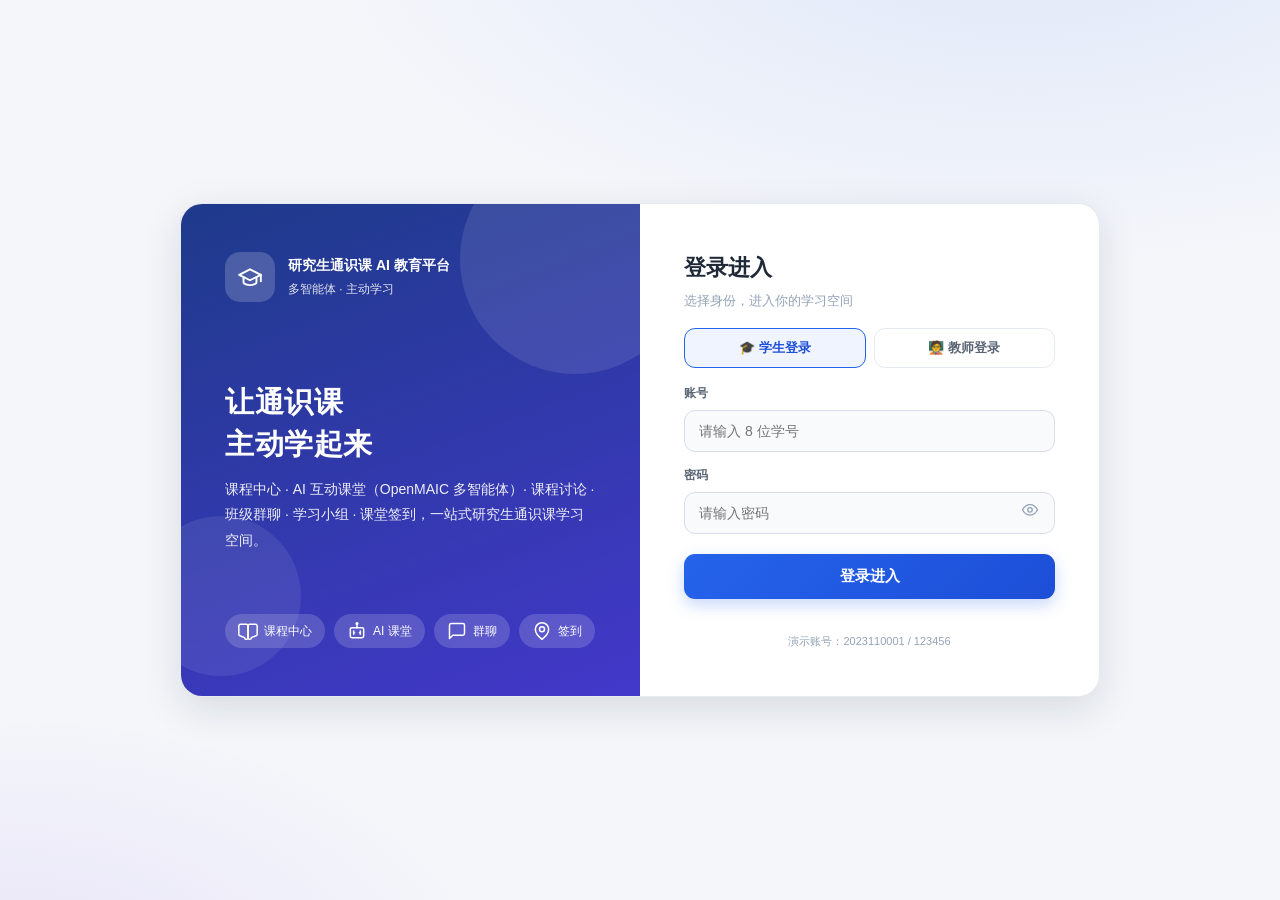
<file: index.html>
<!DOCTYPE html>
<html lang="zh-CN">
<head>
<meta charset="UTF-8" />
<meta name="viewport" content="width=device-width, initial-scale=1.0" />
<title>研究生通识课 AI 教育平台</title>
<link rel="stylesheet" href="styles.css" />
</head>
<body>

<!-- ============ 登录 ============ -->
<div id="login" class="login-wrap">
  <div class="login-card">
    <div class="login-left">
      <div class="brand">
        <div class="b-mark" data-icon="graduation-cap"></div>
        <div>
          <b>研究生通识课 AI 教育平台</b>
          <div class="b-sub">多智能体 · 主动学习</div>
        </div>
      </div>
      <h1>让通识课<br>主动学起来</h1>
      <p>课程中心 · AI 互动课堂（OpenMAIC 多智能体）· 课程讨论 · 班级群聊 · 学习小组 · 课堂签到，一站式研究生通识课学习空间。</p>
      <div class="b-tags">
        <span><span class="ic" data-icon="book-open"></span> 课程中心</span>
        <span><span class="ic" data-icon="bot"></span> AI 课堂</span>
        <span><span class="ic" data-icon="message"></span> 群聊</span>
        <span><span class="ic" data-icon="map-pin"></span> 签到</span>
      </div>
    </div>
    <div class="login-right">
      <h2>登录进入</h2>
      <p class="h-sub">选择身份，进入你的学习空间</p>
      <div class="role-switch">
        <button type="button" class="rs-btn on" id="rsStudent" onclick="pickRole('student')">🎓 学生登录</button>
        <button type="button" class="rs-btn" id="rsTeacher" onclick="pickRole('teacher')">🧑‍🏫 教师登录</button>
      </div>
      <div id="loginForm">
        <div class="field"><label>账号</label><input id="li-user" placeholder="请输入账号" /></div>
        <div class="field">
          <label>密码</label>
          <div class="field-in">
            <input id="li-pass" type="password" placeholder="请输入密码" />
            <span class="eye" id="eyeBtn" data-icon="eye" onclick="togglePwd()"></span>
          </div>
        </div>
        <button class="btn" style="width:100%;margin-top:6px" onclick="doLogin()">登录进入</button>
        <p id="li-err" class="muted" style="color:var(--danger);min-height:18px;font-size:12px;margin-top:8px"></p>
        <p class="muted" style="font-size:11px;margin-top:8px;text-align:center" id="demoHint">账号 12345678 · 密码 123456（学生端 / 教师端通用）</p>
      </div>
    </div>
  </div>
</div>

<!-- ============ 主应用 ============ -->
<div id="app" class="app" style="display:none">
  <aside class="sidebar">
    <div class="logo">
      <div class="mark" data-icon="graduation-cap"></div>
      <div><b>通识课 AI 平台</b><div class="sub" id="sidebarSub">学生端</div></div>
    </div>
    <nav class="nav" id="nav"></nav>
    <div class="nav-card" id="aiCard">
      <b>AI 互动课堂</b>
      <div style="font-size:12px;color:var(--sidebar-text);margin-top:4px">接入 OpenMAIC 多智能体</div>
      <button class="btn ai" style="width:100%;margin-top:9px;padding:8px" onclick="navigate('aichat')">进入对话</button>
    </div>
  </aside>

  <main class="main">
    <div class="topbar">
      <div class="search"><span class="ic" data-icon="search"></span><input id="topSearch" placeholder="搜索课程、资料、讨论…" oninput="onSearch(this.value)" /></div>
      <div class="top-actions">
        <div class="bell" id="bellBtn" onclick="toggleNotify()"><span class="ic" data-icon="bell"></span><span class="dot"></span>
          <div class="notify" id="notifyPanel"></div>
        </div>
        <div class="avatar-wrap">
          <div class="avatar" id="topAvatar" style="cursor:pointer" onclick="toggleAvatarMenu()" title="账号"></div>
          <div class="avatar-menu" id="avatarMenu">
            <div class="who" id="menuWho"></div>
            <div class="menu-item" onclick="openProfile()"><span class="ic" data-icon="user"></span> 账号管理</div>
            <div class="menu-item" onclick="logout()"><span class="ic" data-icon="log-out"></span> 退出登录</div>
          </div>
        </div>
      </div>
    </div>
    <div class="content" id="view"></div>
  </main>
</div>

<!-- ============ 账号管理弹窗 ============ -->
<div class="modal-mask" id="profileMask" style="display:none">
  <div class="modal">
    <div class="modal-head">
      <b>账号管理</b>
      <span class="modal-close" onclick="closeProfile()" title="关闭">✕</span>
    </div>
    <div class="tabs" id="profileTabs">
      <div class="tab cur" data-tab="info">基本资料</div>
      <div class="tab" data-tab="nick">修改昵称</div>
      <div class="tab" data-tab="avatar">修改头像</div>
    </div>
    <div class="tab-body" id="profileBody"></div>
  </div>
</div>

<script src="icons.js"></script>
<script src="data.js"></script>
<script src="api.js"></script>
<script src="app.js"></script>
<script src="teacher.js"></script>
</body>
</html>
</file>
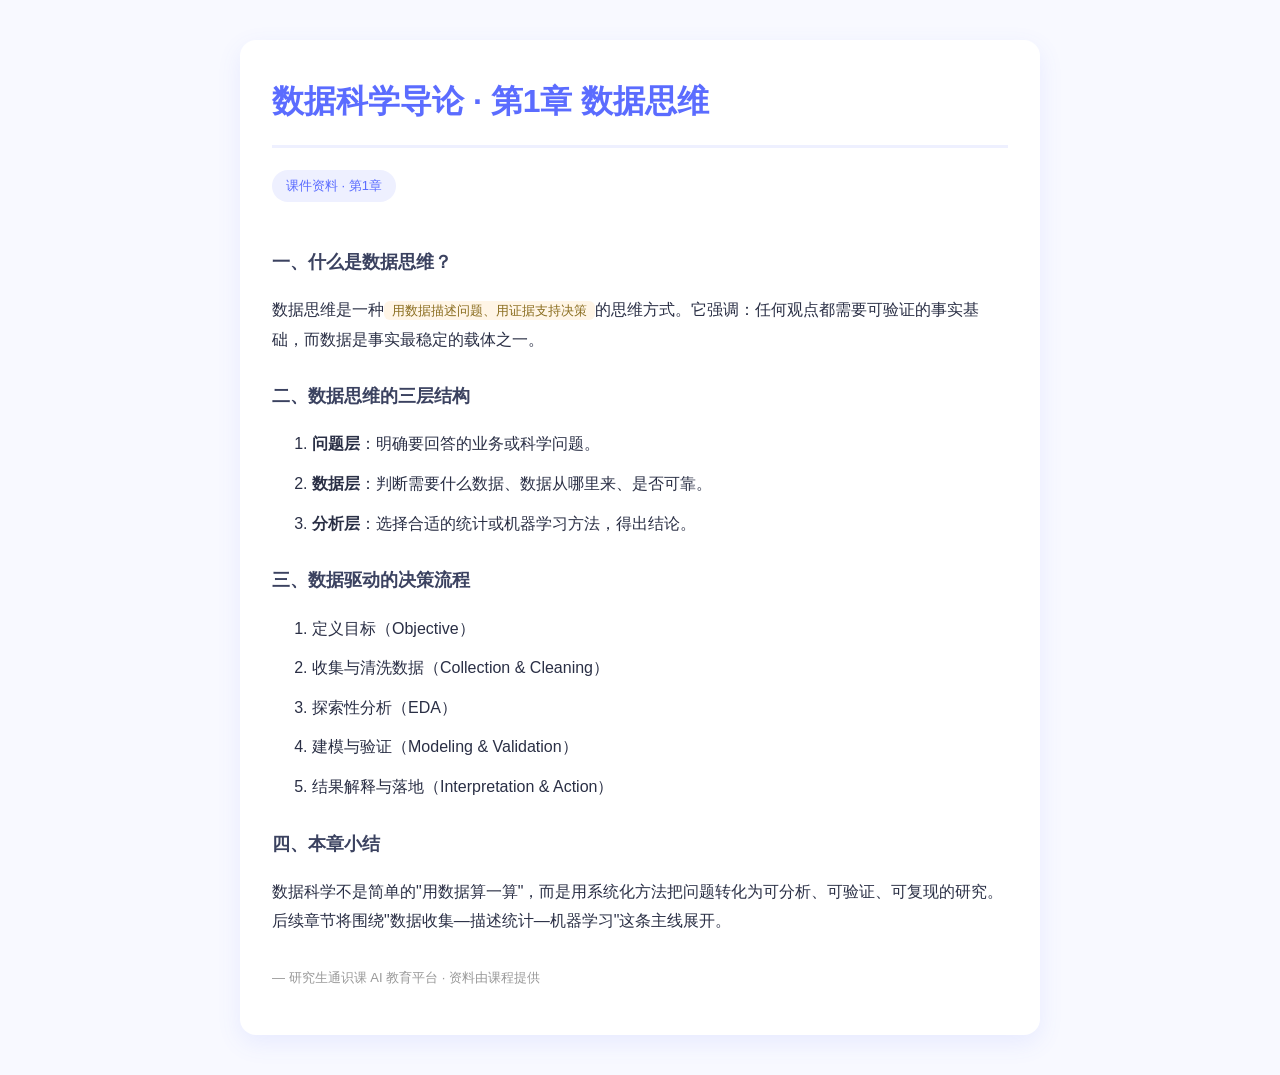
<file: assets/slide1.html>
<!DOCTYPE html>
<html lang="zh-CN">
<head>
<meta charset="UTF-8" />
<title>数据科学导论 · 第1章 数据思维（课件）</title>
<style>
  body { font-family: -apple-system, "Microsoft YaHei", "PingFang SC", sans-serif;
         max-width: 800px; margin: 40px auto; padding: 0 24px; color: #2a2f45; line-height: 1.85; background:#f8f9ff; }
  .card { background:#fff; border-radius:16px; padding:32px; box-shadow:0 8px 24px rgba(91,108,255,.10); }
  h1 { color: #5b6cff; border-bottom: 3px solid #eef0ff; padding-bottom: 14px; margin-top:0; }
  .tag { display:inline-block; background:#eef0ff; color:#5b6cff; padding:4px 14px; border-radius:20px; font-size:13px; margin-bottom:18px; }
  h2 { color:#3b4260; font-size:18px; margin-top:26px; }
  li { margin:10px 0; }
  .key { background:#fff5e6; color:#8a6d1f; padding:2px 8px; border-radius:6px; font-size:13px; }
  .foot { color:#999; font-size:13px; margin-top:30px; }
</style>
</head>
<body>
  <div class="card">
    <h1>数据科学导论 · 第1章 数据思维</h1>
    <div class="tag">课件资料 · 第1章</div>

    <h2>一、什么是数据思维？</h2>
    <p>数据思维是一种<span class="key">用数据描述问题、用证据支持决策</span>的思维方式。它强调：任何观点都需要可验证的事实基础，而数据是事实最稳定的载体之一。</p>

    <h2>二、数据思维的三层结构</h2>
    <ol>
      <li><b>问题层</b>：明确要回答的业务或科学问题。</li>
      <li><b>数据层</b>：判断需要什么数据、数据从哪里来、是否可靠。</li>
      <li><b>分析层</b>：选择合适的统计或机器学习方法，得出结论。</li>
    </ol>

    <h2>三、数据驱动的决策流程</h2>
    <ol>
      <li>定义目标（Objective）</li>
      <li>收集与清洗数据（Collection & Cleaning）</li>
      <li>探索性分析（EDA）</li>
      <li>建模与验证（Modeling & Validation）</li>
      <li>结果解释与落地（Interpretation & Action）</li>
    </ol>

    <h2>四、本章小结</h2>
    <p>数据科学不是简单的"用数据算一算"，而是用系统化方法把问题转化为可分析、可验证、可复现的研究。后续章节将围绕"数据收集—描述统计—机器学习"这条主线展开。</p>

    <p class="foot">— 研究生通识课 AI 教育平台 · 资料由课程提供</p>
  </div>
</body>
</html>
</file>
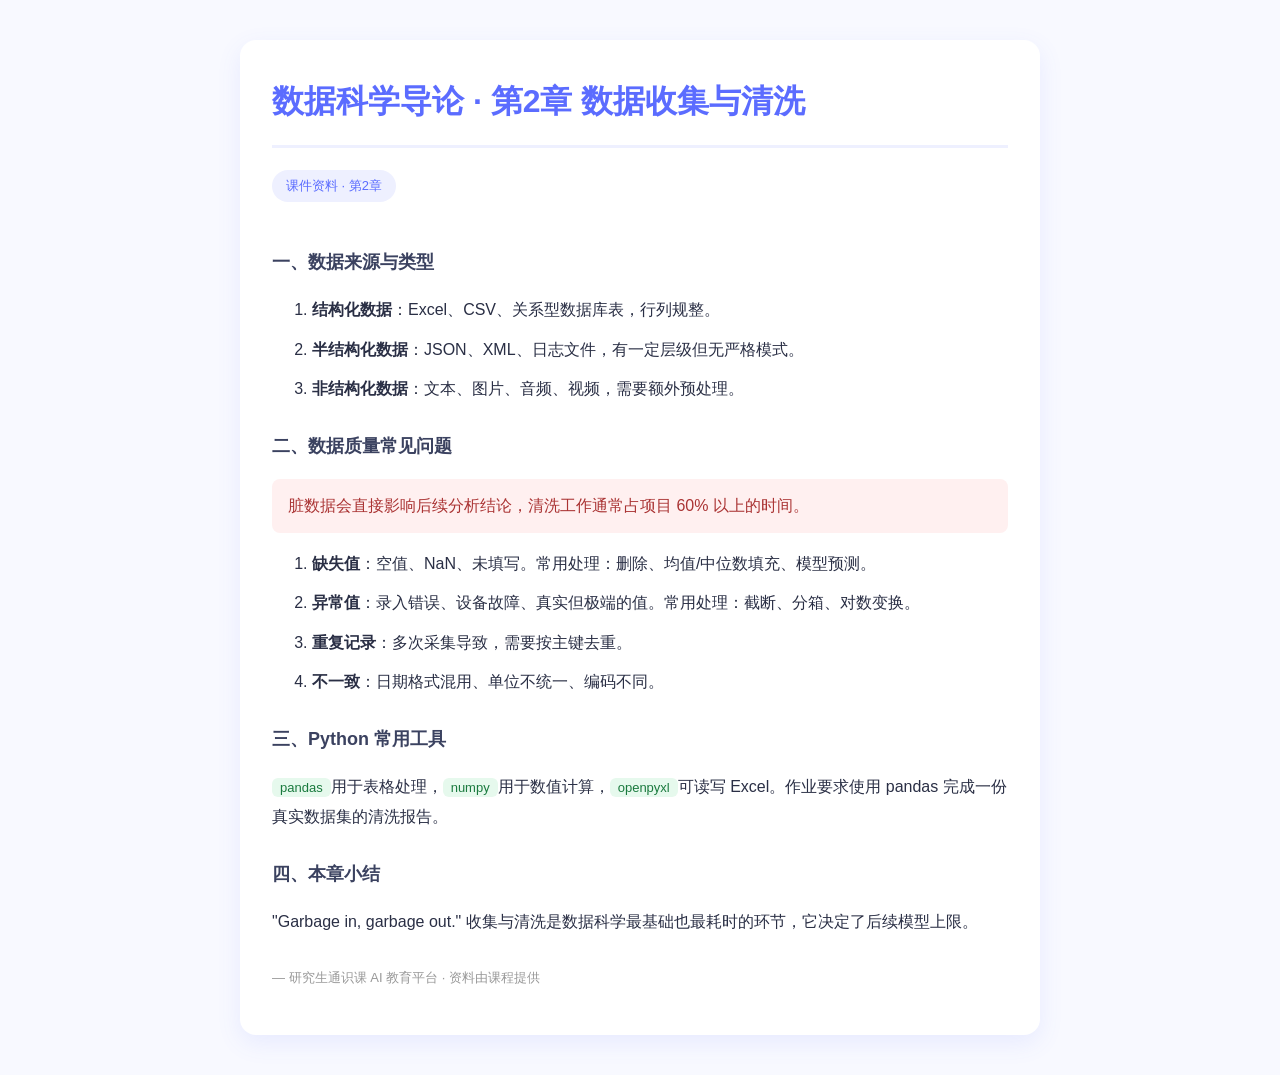
<file: assets/slide2.html>
<!DOCTYPE html>
<html lang="zh-CN">
<head>
<meta charset="UTF-8" />
<title>数据科学导论 · 第2章 数据收集与清洗（课件）</title>
<style>
  body { font-family: -apple-system, "Microsoft YaHei", "PingFang SC", sans-serif;
         max-width: 800px; margin: 40px auto; padding: 0 24px; color: #2a2f45; line-height: 1.85; background:#f8f9ff; }
  .card { background:#fff; border-radius:16px; padding:32px; box-shadow:0 8px 24px rgba(91,108,255,.10); }
  h1 { color: #5b6cff; border-bottom: 3px solid #eef0ff; padding-bottom: 14px; margin-top:0; }
  .tag { display:inline-block; background:#eef0ff; color:#5b6cff; padding:4px 14px; border-radius:20px; font-size:13px; margin-bottom:18px; }
  h2 { color:#3b4260; font-size:18px; margin-top:26px; }
  li { margin:10px 0; }
  .key { background:#e6f9ed; color:#1a7a3e; padding:2px 8px; border-radius:6px; font-size:13px; }
  .warn { background:#fff0f0; color:#a33; padding:12px 16px; border-radius:8px; margin:16px 0; }
  .foot { color:#999; font-size:13px; margin-top:30px; }
</style>
</head>
<body>
  <div class="card">
    <h1>数据科学导论 · 第2章 数据收集与清洗</h1>
    <div class="tag">课件资料 · 第2章</div>

    <h2>一、数据来源与类型</h2>
    <ol>
      <li><b>结构化数据</b>：Excel、CSV、关系型数据库表，行列规整。</li>
      <li><b>半结构化数据</b>：JSON、XML、日志文件，有一定层级但无严格模式。</li>
      <li><b>非结构化数据</b>：文本、图片、音频、视频，需要额外预处理。</li>
    </ol>

    <h2>二、数据质量常见问题</h2>
    <div class="warn">脏数据会直接影响后续分析结论，清洗工作通常占项目 60% 以上的时间。</div>
    <ol>
      <li><b>缺失值</b>：空值、NaN、未填写。常用处理：删除、均值/中位数填充、模型预测。</li>
      <li><b>异常值</b>：录入错误、设备故障、真实但极端的值。常用处理：截断、分箱、对数变换。</li>
      <li><b>重复记录</b>：多次采集导致，需要按主键去重。</li>
      <li><b>不一致</b>：日期格式混用、单位不统一、编码不同。</li>
    </ol>

    <h2>三、Python 常用工具</h2>
    <p><span class="key">pandas</span>用于表格处理，<span class="key">numpy</span>用于数值计算，<span class="key">openpyxl</span>可读写 Excel。作业要求使用 pandas 完成一份真实数据集的清洗报告。</p>

    <h2>四、本章小结</h2>
    <p>"Garbage in, garbage out." 收集与清洗是数据科学最基础也最耗时的环节，它决定了后续模型上限。</p>

    <p class="foot">— 研究生通识课 AI 教育平台 · 资料由课程提供</p>
  </div>
</body>
</html>
</file>
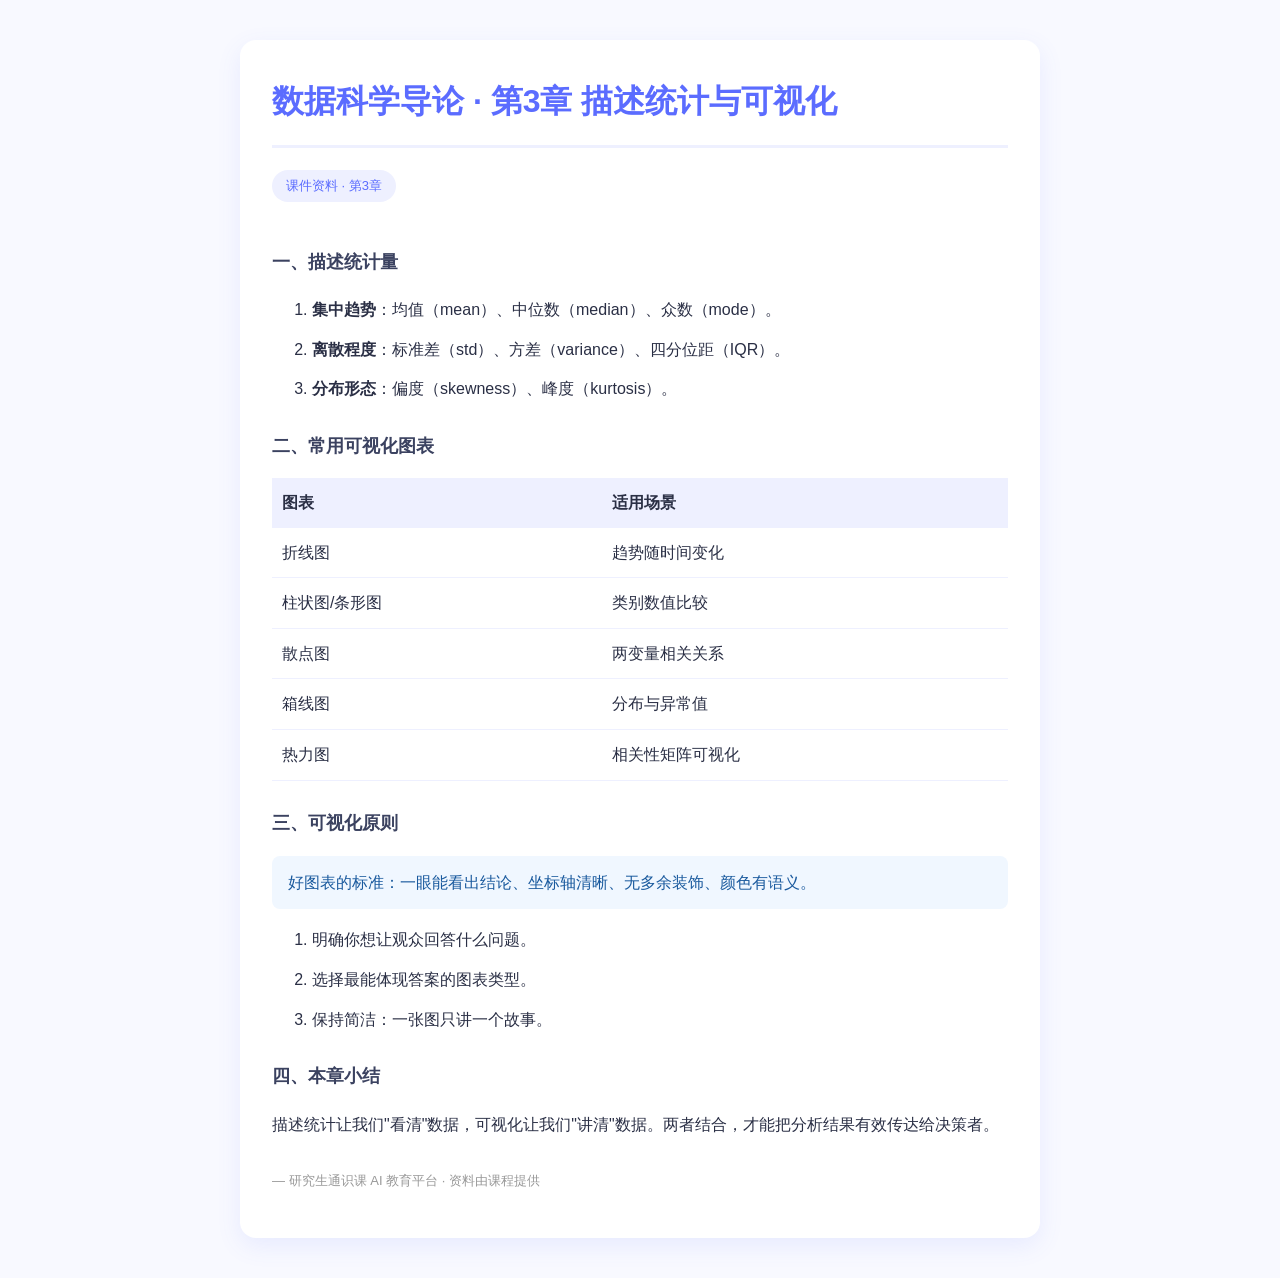
<file: assets/slide3.html>
<!DOCTYPE html>
<html lang="zh-CN">
<head>
<meta charset="UTF-8" />
<title>数据科学导论 · 第3章 描述统计与可视化（课件）</title>
<style>
  body { font-family: -apple-system, "Microsoft YaHei", "PingFang SC", sans-serif;
         max-width: 800px; margin: 40px auto; padding: 0 24px; color: #2a2f45; line-height: 1.85; background:#f8f9ff; }
  .card { background:#fff; border-radius:16px; padding:32px; box-shadow:0 8px 24px rgba(91,108,255,.10); }
  h1 { color: #5b6cff; border-bottom: 3px solid #eef0ff; padding-bottom: 14px; margin-top:0; }
  .tag { display:inline-block; background:#eef0ff; color:#5b6cff; padding:4px 14px; border-radius:20px; font-size:13px; margin-bottom:18px; }
  h2 { color:#3b4260; font-size:18px; margin-top:26px; }
  li { margin:10px 0; }
  .key { background:#fff5e6; color:#8a6d1f; padding:2px 8px; border-radius:6px; font-size:13px; }
  .tip { background:#f0f7ff; color:#1a5a9e; padding:12px 16px; border-radius:8px; margin:16px 0; }
  .foot { color:#999; font-size:13px; margin-top:30px; }
</style>
</head>
<body>
  <div class="card">
    <h1>数据科学导论 · 第3章 描述统计与可视化</h1>
    <div class="tag">课件资料 · 第3章</div>

    <h2>一、描述统计量</h2>
    <ol>
      <li><b>集中趋势</b>：均值（mean）、中位数（median）、众数（mode）。</li>
      <li><b>离散程度</b>：标准差（std）、方差（variance）、四分位距（IQR）。</li>
      <li><b>分布形态</b>：偏度（skewness）、峰度（kurtosis）。</li>
    </ol>

    <h2>二、常用可视化图表</h2>
    <table style="width:100%;border-collapse:collapse;margin:12px 0;">
      <tr style="background:#eef0ff"><th style="padding:10px;text-align:left">图表</th><th style="padding:10px;text-align:left">适用场景</th></tr>
      <tr><td style="padding:10px;border-bottom:1px solid #eef0ff">折线图</td><td style="padding:10px;border-bottom:1px solid #eef0ff">趋势随时间变化</td></tr>
      <tr><td style="padding:10px;border-bottom:1px solid #eef0ff">柱状图/条形图</td><td style="padding:10px;border-bottom:1px solid #eef0ff">类别数值比较</td></tr>
      <tr><td style="padding:10px;border-bottom:1px solid #eef0ff">散点图</td><td style="padding:10px;border-bottom:1px solid #eef0ff">两变量相关关系</td></tr>
      <tr><td style="padding:10px;border-bottom:1px solid #eef0ff">箱线图</td><td style="padding:10px;border-bottom:1px solid #eef0ff">分布与异常值</td></tr>
      <tr><td style="padding:10px;border-bottom:1px solid #eef0ff">热力图</td><td style="padding:10px;border-bottom:1px solid #eef0ff">相关性矩阵可视化</td></tr>
    </table>

    <h2>三、可视化原则</h2>
    <div class="tip">好图表的标准：一眼能看出结论、坐标轴清晰、无多余装饰、颜色有语义。</div>
    <ol>
      <li>明确你想让观众回答什么问题。</li>
      <li>选择最能体现答案的图表类型。</li>
      <li>保持简洁：一张图只讲一个故事。</li>
    </ol>

    <h2>四、本章小结</h2>
    <p>描述统计让我们"看清"数据，可视化让我们"讲清"数据。两者结合，才能把分析结果有效传达给决策者。</p>

    <p class="foot">— 研究生通识课 AI 教育平台 · 资料由课程提供</p>
  </div>
</body>
</html>
</file>
<file: styles.css>
/* =========================================================
   研究生通识课 AI 教育平台 · 学术专业风（蓝白 + 深色侧边栏）
   设计目标：稳重、清晰、像学堂在线 / 学习通，便于研究生申报展示
   ========================================================= */

:root{
  /* 表面与背景 */
  --bg:#F4F6FA;
  --surface:#FFFFFF;
  --surface-2:#F8FAFC;
  --surface-3:#EEF2F7;

  /* 深色侧边栏 */
  --sidebar:#0F172A;
  --sidebar-2:#1E293B;
  --sidebar-text:#CBD5E1;
  --sidebar-text-2:#7C8AA0;

  /* 主色：学术蓝 */
  --primary:#2563EB;
  --primary-deep:#1D4ED8;
  --primary-soft:#EFF4FF;
  --primary-line:#D9E4FB;

  /* AI 强调：克制的紫 */
  --ai:#7C3AED;
  --ai-deep:#6D28D9;
  --ai-soft:#F3EFFE;

  /* 辅助色 */
  --accent:#0EA5E9;
  --accent-soft:#E6F6FE;

  --text:#1F2937;
  --text-2:#5B6675;
  --text-3:#94A3B8;

  --border:#E6EAF1;
  --border-2:#D8DEE9;

  --success:#16A34A;
  --success-soft:#E8F6EE;
  --warning:#D97706;
  --warning-soft:#FDF2E0;
  --danger:#DC2626;
  --danger-soft:#FCE9E9;

  --radius:14px;
  --radius-sm:10px;
  --radius-lg:20px;

  --shadow-sm:0 1px 2px rgba(15,23,42,.06), 0 1px 3px rgba(15,23,42,.05);
  --shadow:0 1px 3px rgba(15,23,42,.08), 0 10px 30px rgba(15,23,42,.06);
  --shadow-lg:0 12px 40px rgba(15,23,42,.12);

  --font-sans:"PingFang SC","Microsoft YaHei","Segoe UI",Roboto,Helvetica,Arial,sans-serif;
  --sidebar-w:238px;
}

*{box-sizing:border-box;margin:0;padding:0}
html,body{height:100%}
body{
  font-family:var(--font-sans);
  background:var(--bg);
  color:var(--text);
  font-size:14px;
  line-height:1.6;
  -webkit-font-smoothing:antialiased;
}
button{font-family:inherit;cursor:pointer;border:none;outline:none;background:none}
a{color:inherit;text-decoration:none}
::-webkit-scrollbar{width:9px;height:9px}
::-webkit-scrollbar-thumb{background:#CBD3DF;border-radius:8px;border:2px solid transparent;background-clip:padding-box}
::-webkit-scrollbar-thumb:hover{background:#B3BDCC;background-clip:padding-box}

/* ===================== 布局 ===================== */
#app{display:flex;min-height:100vh}

/* —— 深色侧边栏 —— */
.sidebar{
  width:var(--sidebar-w);
  background:var(--sidebar);
  color:var(--sidebar-text);
  padding:20px 14px;
  display:flex;flex-direction:column;
  position:fixed;height:100vh;left:0;top:0;z-index:30;
  border-right:1px solid #1B2740;
}
.logo{display:flex;align-items:center;gap:11px;padding:6px 10px 18px}
.logo .mark{
  width:38px;height:38px;border-radius:11px;
  background:linear-gradient(135deg,var(--primary),var(--ai));
  color:#fff;display:flex;align-items:center;justify-content:center;font-size:18px;
  box-shadow:0 6px 16px rgba(37,99,235,.45);
}
.logo b{color:#fff;font-size:15px;font-weight:800;letter-spacing:.3px;display:block;line-height:1.2}
.logo .sub{font-size:11px;color:var(--sidebar-text-2);letter-spacing:1px}
.nav{display:flex;flex-direction:column;gap:3px;margin-top:6px}
.nav-item{
  display:flex;align-items:center;gap:12px;padding:11px 13px;border-radius:11px;
  color:var(--sidebar-text);font-weight:600;font-size:13.5px;transition:.18s;position:relative;
}
.nav-item .ic{font-size:17px;width:22px;text-align:center;opacity:.9}
.nav-item:hover{background:var(--sidebar-2);color:#fff}
.nav-item.active{background:linear-gradient(100deg,rrgba(37,99,235,.22),rgba(124,58,237,.12));color:#fff;font-weight:800}
.nav-item.active::before{content:"";position:absolute;left:-14px;top:50%;transform:translateY(-50%);width:4px;height:22px;border-radius:0 4px 4px 0;background:linear-gradient(var(--primary),var(--ai))}
.nav-item .badge{margin-left:auto;background:var(--primary);color:#fff;font-size:11px;padding:1px 8px;border-radius:20px;font-weight:700}
.nav-spacer{margin-top:auto}
.nav-card{
  background:linear-gradient(135deg,rgba(124,58,237,.18),rgba(14,165,233,.12));
  border:1px solid rgba(255,255,255,.08);
  border-radius:13px;padding:14px;font-size:12px;color:var(--sidebar-text);
}
.nav-card b{display:block;color:#fff;font-size:13px;margin-bottom:4px;font-weight:800}
.nav-card .btn.ai{margin-top:9px;padding:8px;font-size:12.5px}

/* —— 主区域 —— */
.main{margin-left:var(--sidebar-w);flex:1;display:flex;flex-direction:column;min-width:0}
.topbar{
  height:64px;background:rgba(255,255,255,.85);backdrop-filter:blur(10px);
  border-bottom:1px solid var(--border);
  display:flex;align-items:center;gap:16px;padding:0 26px;
  position:sticky;top:0;z-index:20;
}
.search{flex:1;max-width:420px;display:flex;align-items:center;gap:9px;background:var(--surface-2);border:1px solid var(--border);border-radius:11px;padding:9px 14px;color:var(--text-3);transition:.18s}
.search:focus-within{border-color:var(--primary);box-shadow:0 0 0 3px var(--primary-soft);background:#fff}
.search input{border:none;background:transparent;outline:none;flex:1;font-size:13px;color:var(--text)}
.top-actions{margin-left:auto;display:flex;align-items:center;gap:16px}
.bell{position:relative;font-size:19px;color:var(--text-2);cursor:pointer;transition:.18s}
.bell:hover{color:var(--primary);transform:scale(1.06)}
.bell .dot{position:absolute;top:-1px;right:-1px;width:8px;height:8px;background:var(--danger);border-radius:50%;border:2px solid #fff}
.avatar{width:38px;height:38px;border-radius:50%;background:linear-gradient(135deg,var(--primary),var(--ai));color:#fff;display:flex;align-items:center;justify-content:center;font-weight:800;font-size:12px;cursor:pointer;box-shadow:var(--shadow-sm);transition:.18s}
.avatar:hover{transform:scale(1.06)}
.content{padding:26px 30px;max-width:1240px;width:100%}

.page{display:none;animation:fadeUp .35s cubic-bezier(.22,1,.36,1)}
.page.active{display:block}
@keyframes fadeUp{from{opacity:0;transform:translateY(10px)}to{opacity:1;transform:none}}

/* ===================== 通用组件 ===================== */
.h-title{font-size:22px;font-weight:800;margin-bottom:4px;letter-spacing:.2px}
.h-sub{color:var(--text-3);font-size:13px;margin-bottom:20px}
.row{display:flex;gap:16px;flex-wrap:wrap}
.card{background:var(--surface);border:1px solid var(--border);border-radius:var(--radius);padding:20px;box-shadow:var(--shadow-sm);transition:.22s}
.card.h{box-shadow:var(--shadow)}
.card:hover{box-shadow:var(--shadow);border-color:var(--primary-line)}

.btn{background:linear-gradient(135deg,var(--primary),var(--primary-deep));color:#fff;padding:10px 18px;border-radius:11px;font-weight:700;font-size:13px;transition:.18s;box-shadow:0 6px 16px rgba(37,99,235,.25)}
.btn:hover{filter:brightness(1.05);transform:translateY(-1px);box-shadow:0 8px 20px rgba(37,99,235,.32)}
.btn:active{transform:translateY(0)}
.btn.ai{background:linear-gradient(135deg,var(--ai),var(--ai-deep))}
.btn.ai:hover{box-shadow:0 8px 20px rgba(124,58,237,.32)}
.btn.ghost{background:var(--surface);color:var(--text);border:1px solid var(--border-2);box-shadow:none}
.btn.ghost:hover{background:var(--surface-2);transform:none;box-shadow:var(--shadow-sm)}
.btn.sm{padding:7px 13px;font-size:12px;border-radius:9px}
.btn.danger{background:linear-gradient(135deg,#EF4444,#DC2626);box-shadow:0 6px 16px rgba(220,38,38,.22)}

.link{color:var(--primary-deep);cursor:pointer;font-weight:700}
.link:hover{color:var(--primary);text-decoration:underline;text-underline-offset:3px}

.tag{display:inline-block;padding:3px 10px;border-radius:20px;font-size:11px;font-weight:700;letter-spacing:.2px}
.tag.blue{background:var(--primary-soft);color:var(--primary-deep)}
.tag.ai{background:var(--ai-soft);color:var(--ai-deep)}
.tag.sky{background:var(--accent-soft);color:#0369A1}
.tag.green{background:var(--success-soft);color:#15803D}
.tag.amber{background:var(--warning-soft);color:var(--warning)}
.tag.gray{background:var(--surface-3);color:var(--text-2)}
.tag.red{background:var(--danger-soft);color:var(--danger)}

.muted{color:var(--text-3)}
.toolbar{display:flex;align-items:center;gap:10px;margin-bottom:18px;flex-wrap:wrap}
.toolbar .filter{margin-bottom:0}
.filter{display:flex;gap:8px;margin-bottom:18px;flex-wrap:wrap}
.filter button{padding:8px 16px;border-radius:10px;background:var(--surface);border:1px solid var(--border-2);color:var(--text-2);font-weight:700;font-size:13px;transition:.18s}
.filter button:hover{border-color:var(--primary);color:var(--primary)}
.filter button.active{background:var(--primary);color:#fff;border-color:transparent}

.progress{height:8px;background:var(--surface-3);border-radius:20px;overflow:hidden}
.progress>span{display:block;height:100%;background:linear-gradient(90deg,var(--primary),var(--ai));border-radius:20px;transition:.4s}

/* ===================== 登录 ===================== */
.login-wrap{height:100vh;display:flex;align-items:center;justify-content:center;background:
  radial-gradient(1200px 600px at 80% -10%, rgba(37,99,235,.10), transparent 60%),
  radial-gradient(900px 500px at 0% 110%, rgba(124,58,237,.10), transparent 55%),
  var(--bg);
}
.login-card{
  width:920px;max-width:94vw;background:var(--surface);
  border:1px solid var(--border);border-radius:22px;overflow:hidden;display:flex;
  box-shadow:var(--shadow-lg);
}
.login-left{
  flex:1;background:linear-gradient(160deg,#1E3A8A 0%, #4338CA 100%);
  color:#fff;padding:48px 44px;display:flex;flex-direction:column;position:relative;overflow:hidden;
}
.login-left::before{content:"";position:absolute;width:230px;height:230px;border-radius:50%;background:rgba(255,255,255,.10);top:-60px;right:-50px}
.login-left::after{content:"";position:absolute;width:160px;height:160px;border-radius:50%;background:rgba(255,255,255,.08);bottom:20px;left:-40px}
.login-left>*{position:relative;z-index:1}
.brand{display:flex;align-items:center;gap:13px;margin-bottom:auto}
.b-mark{width:50px;height:50px;border-radius:15px;background:rgba(255,255,255,.18);display:flex;align-items:center;justify-content:center;font-size:25px}
.b-sub{font-size:12px;color:rgba(255,255,255,.85);margin-top:3px}
.login-left h1{font-size:29px;font-weight:800;line-height:1.45;margin:18px 0 12px;letter-spacing:.5px}
.login-left p{opacity:.92;font-size:14px;line-height:1.8}
.b-tags{display:flex;flex-wrap:wrap;gap:9px;margin-top:auto}
.b-tags>span{background:rgba(255,255,255,.16);padding:7px 13px;border-radius:999px;font-size:12px;display:inline-flex;align-items:center;gap:6px}

.login-right{flex:1;padding:46px 44px;display:flex;flex-direction:column;justify-content:center}
.login-right h2{font-size:22px;font-weight:800;margin-bottom:6px}
.login-right .h-sub{margin-bottom:16px}
.role-switch{display:flex;gap:8px;margin-bottom:16px}
.rs-btn{flex:1;padding:10px 0;border-radius:11px;border:1.5px solid var(--border);background:var(--surface);color:var(--text-2);font-weight:700;font-size:13px;transition:.18s}
.rs-btn:hover{border-color:var(--primary);color:var(--primary)}
.rs-btn.on{background:var(--primary-soft);border-color:var(--primary);color:var(--primary-deep)}
.field{margin-bottom:14px}
.field label{display:block;font-size:12px;color:var(--text-2);margin-bottom:7px;font-weight:700}
.field input{width:100%;padding:12px 14px;border:1px solid var(--border-2);border-radius:11px;font-size:14px;background:var(--surface-2);outline:none;transition:.18s}
.field input:focus{border-color:var(--primary);box-shadow:0 0 0 3px var(--primary-soft);background:#fff}
.field-in{position:relative}
.field-in input{padding-right:44px}
.eye{position:absolute;right:12px;top:50%;transform:translateY(-50%);color:var(--text-3);cursor:pointer;padding:4px}
.eye:hover{color:var(--primary)}
.remember{display:flex;align-items:center;gap:8px;font-size:12px;color:var(--text-2);margin:2px 0 4px;cursor:pointer}
.remember input{accent-color:var(--primary)}
.login-right .btn{width:100%;padding:13px;margin-top:6px;font-size:15px}

/* ===================== 首页 ===================== */
.stat-grid{display:grid;grid-template-columns:repeat(4,1fr);gap:16px;margin-bottom:22px}
.stat{background:var(--surface);border:1px solid var(--border);border-radius:var(--radius);padding:18px 20px;box-shadow:var(--shadow-sm);transition:.22s;position:relative;overflow:hidden}
.stat:hover{box-shadow:var(--shadow);transform:translateY(-2px)}
.stat .ic{width:44px;height:44px;border-radius:12px;display:flex;align-items:center;justify-content:center;font-size:20px;margin-bottom:12px;color:#fff;background:linear-gradient(135deg,var(--primary),var(--ai))}
.stat .ic.g{background:linear-gradient(135deg,#10B981,#059669)}
.stat .ic.s{background:linear-gradient(135deg,#0EA5E9,#0284C7)}
.stat .ic.a{background:linear-gradient(135deg,var(--ai),var(--ai-deep))}
.stat .num{font-size:25px;font-weight:800;letter-spacing:.3px}
.stat .lbl{color:var(--text-3);font-size:12px;margin-top:2px}
.stat .trend{font-size:11px;color:var(--success);margin-top:6px;font-weight:700}

.course-grid{display:grid;grid-template-columns:repeat(auto-fill,minmax(250px,1fr));gap:18px;margin-top:12px}
.course-card{border-radius:var(--radius);overflow:hidden;background:var(--surface);border:1px solid var(--border);box-shadow:var(--shadow-sm);transition:.22s;cursor:pointer}
.course-card:hover{box-shadow:var(--shadow);transform:translateY(-3px);border-color:var(--primary-line)}
.course-cover{height:120px;display:flex;align-items:center;justify-content:center;font-size:44px;color:#fff;font-weight:800;position:relative;overflow:hidden}
.course-cover::after{content:"";position:absolute;inset:0;background:linear-gradient(160deg,rgba(255,255,255,.16),transparent 55%)}
.course-body{padding:15px 16px}
.course-body h4{font-size:15px;margin-bottom:4px;font-weight:800}
.course-meta{font-size:12px;color:var(--text-3);margin-bottom:10px}
.course-card .progress{margin-top:4px}
.course-card .progress+p{font-size:11px;color:var(--text-3);margin-top:6px}

.ai-banner{
  background:linear-gradient(120deg,var(--ai-soft),#EAF1FF);
  border:1px solid var(--primary-line);
  border-radius:var(--radius);padding:20px 24px;display:flex;align-items:center;gap:18px;margin-bottom:22px;
}
.ai-banner .emoji{font-size:42px}
.ai-banner h3{font-size:17px;margin-bottom:3px;font-weight:800}
.ai-banner p{font-size:13px;color:var(--text-2)}

/* 通知公告 */
.ann-list{display:flex;flex-direction:column;gap:10px;margin-top:8px}
.ann-item{background:var(--surface);border:1px solid var(--border);border-radius:var(--radius);padding:14px 16px;box-shadow:var(--shadow-sm)}
.ann-title{font-weight:700;display:flex;justify-content:space-between;align-items:center;gap:10px}
.ann-course{font-size:11px;color:#fff;background:var(--primary);border-radius:20px;padding:2px 10px;white-space:nowrap}
.ann-content{color:var(--text-2);font-size:13px;margin-top:6px;line-height:1.6}
.ann-date{color:var(--text-3);font-size:11px}

/* ===================== 课程详情 ===================== */
.learn{display:grid;grid-template-columns:236px 1fr 264px;gap:18px;align-items:start}
.chapter{font-size:13px;background:var(--surface);border:1px solid var(--border);border-radius:var(--radius);padding:16px;box-shadow:var(--shadow-sm);position:sticky;top:86px}
.chapter .ch{font-weight:800;margin:12px 0 6px;color:var(--text)}
.chapter .item{display:flex;align-items:center;gap:9px;padding:9px 11px;border-radius:10px;color:var(--text-2);cursor:pointer;transition:.16s;font-size:13px}
.chapter .item:hover{background:var(--surface-2)}
.chapter .item.active{background:var(--primary-soft);color:var(--primary-deep);font-weight:700}
.chapter .item .tick{margin-left:auto;color:var(--success);font-size:12px}
.video{background:linear-gradient(160deg,#0F172A,#1E293B);border-radius:var(--radius);height:380px;display:flex;align-items:center;justify-content:center;color:#fff;font-size:15px;position:relative;overflow:hidden;box-shadow:var(--shadow)}
.video .play{width:66px;height:66px;border-radius:50%;background:rgba(255,255,255,.18);display:flex;align-items:center;justify-content:center;font-size:26px;transition:.2s}
.video:hover .play{transform:scale(1.08);background:rgba(255,255,255,.26)}
.doc-frame{border:1px solid var(--border);border-radius:var(--radius);overflow:hidden;height:560px;background:#fff}
.doc-frame iframe{width:100%;height:100%;border:none}
.quiz-box{background:var(--surface);border:1px solid var(--border);border-radius:var(--radius);padding:22px;box-shadow:var(--shadow-sm)}
.quiz-q{margin-bottom:18px}
.quiz-q .qt{font-weight:700;margin-bottom:10px}
.quiz-opt{display:block;padding:11px 14px;border:1px solid var(--border-2);border-radius:10px;margin-bottom:8px;cursor:pointer;transition:.16s;font-size:13.5px}
.quiz-opt:hover{border-color:var(--primary);background:var(--primary-soft)}
.quiz-opt.sel{border-color:var(--primary);background:var(--primary-soft);font-weight:700}
.side-block{margin-bottom:16px}
.note{border:1px solid var(--border-2);border-radius:11px;padding:12px;font-size:13px;color:var(--text);width:100%;outline:none;resize:none;background:var(--surface);font-family:inherit;transition:.18s}
.note:focus{border-color:var(--primary);box-shadow:0 0 0 3px var(--primary-soft)}
.learn-tabs{display:flex;gap:8px;margin-top:16px}
.learn-tabs button{padding:9px 16px;border-radius:10px;background:var(--surface);border:1px solid var(--border);color:var(--text-2);font-weight:700;font-size:13px;cursor:pointer;transition:.18s}
.learn-tabs button:hover{border-color:var(--primary);color:var(--primary)}
.learn-tabs button.active{background:var(--primary);color:#fff;border-color:transparent}

/* ===================== AI 课堂 ===================== */
.ai-agent{display:grid;grid-template-columns:repeat(3,1fr);gap:16px;margin-bottom:18px}
.agent{border-radius:var(--radius);padding:18px;border:1px solid var(--border);background:var(--surface);box-shadow:var(--shadow-sm);transition:.22s;position:relative;overflow:hidden}
.agent:hover{box-shadow:var(--shadow);border-color:var(--ai)}
.agent .face{font-size:30px}
.agent .role{font-size:11px;font-weight:800;padding:2px 9px;border-radius:9px;display:inline-block;margin:7px 0;background:var(--ai-soft);color:var(--ai-deep)}
.agent h4{font-size:14px;font-weight:800}
.agent p{font-size:12px;color:var(--text-2);margin-top:5px}
.chat-box{background:var(--surface);border:1px solid var(--border);border-radius:var(--radius);height:380px;display:flex;flex-direction:column;box-shadow:var(--shadow-sm);overflow:hidden}
.chat-head{padding:14px 18px;border-bottom:1px solid var(--border);font-weight:800;display:flex;align-items:center;gap:9px;background:var(--ai-soft)}
.chat-msgs{flex:1;overflow:auto;padding:18px;display:flex;flex-direction:column;gap:12px;background:var(--surface-2)}
.msg{max-width:78%;padding:11px 14px;border-radius:15px;font-size:13px;line-height:1.6;animation:fadeUp .3s ease}
.msg.ai{background:#fff;border:1px solid var(--border);align-self:flex-start;border-bottom-left-radius:5px}
.msg.me{background:linear-gradient(135deg,var(--primary),var(--primary-deep));color:#fff;align-self:flex-end;border-bottom-right-radius:5px;box-shadow:0 6px 16px rgba(37,99,235,.25)}
.msg .quote{font-size:11px;color:var(--primary-deep);background:var(--primary-soft);border-radius:8px;padding:4px 8px;margin-bottom:6px;display:inline-block}
.chat-input{display:flex;gap:10px;padding:12px 16px;border-top:1px solid var(--border);background:var(--surface)}
.chat-input input{flex:1;border:1px solid var(--border-2);border-radius:11px;padding:10px 14px;outline:none;font-size:13px;background:var(--surface-2);transition:.18s}
.chat-input input:focus{border-color:var(--primary);box-shadow:0 0 0 3px var(--primary-soft);background:#fff}

/* ===================== 列表 / 讨论 / 群聊 ===================== */
.list-item{display:flex;align-items:center;gap:15px;padding:15px 18px;border-bottom:1px solid var(--border);transition:.16s}
.list-item:hover{background:var(--surface-2)}
.list-item:last-child{border-bottom:none}
.li-ic{width:44px;height:44px;border-radius:12px;background:linear-gradient(135deg,var(--primary-soft),var(--ai-soft));display:flex;align-items:center;justify-content:center;font-size:20px;flex-shrink:0}
.li-body{flex:1;min-width:0}
.li-body h4{font-size:14px;font-weight:700}
.li-body p{font-size:12px;color:var(--text-3)}

.chat-layout{display:grid;grid-template-columns:280px 1fr;gap:18px;margin-top:12px;align-items:start}
.group-list{display:flex;flex-direction:column;gap:8px}
.group-list .g{display:flex;align-items:center;gap:12px;padding:11px 13px;border-radius:12px;cursor:pointer;transition:.16s;border:1px solid transparent}
.group-list .g:hover{background:var(--surface-2)}
.group-list .g.active{background:var(--primary-soft);border-color:var(--primary-line)}
.g-ava{width:42px;height:42px;border-radius:12px;display:flex;align-items:center;justify-content:center;font-size:19px;background:linear-gradient(135deg,var(--primary),var(--ai));color:#fff;flex-shrink:0}
.g-ava.warm{background:linear-gradient(135deg,#0EA5E9,#0284C7)}
.chat-panel{height:560px;display:flex;flex-direction:column;background:var(--surface);border:1px solid var(--border);border-radius:var(--radius);box-shadow:var(--shadow-sm);overflow:hidden}
.chat-panel .chat-head{background:var(--primary-soft)}
.chat-panel .chat-msgs{flex:1;background:var(--surface-2)}
.chat-msg{display:flex;flex-direction:column;max-width:78%;padding:10px 14px;border-radius:15px;font-size:13px;line-height:1.6;animation:fadeUp .3s ease}
.chat-msg .meta{display:flex;align-items:center;gap:7px;font-size:11px;color:var(--text-3);margin-bottom:4px}
.chat-msg .badge-teacher{background:var(--ai-soft);color:var(--ai-deep);font-weight:700;padding:1px 7px;border-radius:20px;font-size:10px}
.chat-msg.ai{background:#fff;border:1px solid var(--border);align-self:flex-start;border-bottom-left-radius:5px}
.chat-msg.me{background:linear-gradient(135deg,var(--primary),var(--primary-deep));color:#fff;align-self:flex-end;border-bottom-right-radius:5px}
.chat-msg.me .meta{color:rgba(255,255,255,.85)}
.sys-msg{align-self:center;background:var(--surface-3);color:var(--text-2);font-size:12px;padding:5px 14px;border-radius:20px;animation:fadeUp .3s ease}
.composer{display:flex;gap:10px;padding:12px 16px;border-top:1px solid var(--border);background:var(--surface)}
.composer input{flex:1;border:1px solid var(--border-2);border-radius:11px;padding:10px 14px;outline:none;font-size:13px;background:var(--surface-2)}
.composer input:focus{border-color:var(--primary);box-shadow:0 0 0 3px var(--primary-soft);background:#fff}

/* ===================== 签到 ===================== */
.signin-task{display:flex;align-items:center;justify-content:space-between;background:var(--surface);border:1px solid var(--border);border-radius:14px;padding:16px 20px;box-shadow:var(--shadow-sm);transition:.22s}
.signin-task:hover{box-shadow:var(--shadow)}
.signin-grid{display:grid;grid-template-columns:repeat(4,1fr);gap:16px}
.signin-card{background:var(--surface);border:1px solid var(--border);border-radius:16px;padding:22px 16px;text-align:center;cursor:pointer;box-shadow:var(--shadow-sm);transition:.22s}
.signin-card:hover{box-shadow:var(--shadow);border-color:var(--primary-line);transform:translateY(-2px)}
.sc-ic{font-size:34px;margin-bottom:8px}
.signin-card h4{font-size:15px;margin-bottom:4px;font-weight:800}
.signin-card p{font-size:12px;color:var(--text-3)}
.signin-panel{margin-top:18px;background:var(--surface);border:1px solid var(--border);border-radius:16px;padding:22px;box-shadow:var(--shadow-sm)}
.sp-map{height:170px;background:linear-gradient(135deg,#EFF4FF,#F3EFFE);border-radius:12px;position:relative;display:flex;align-items:center;justify-content:center;color:var(--text-2);font-size:13px;overflow:hidden}
.sp-map::after{content:"";position:absolute;inset:0;background:radial-gradient(circle at 50% 45%,rgba(37,99,235,.15),transparent 60%)}
.sp-qr{height:170px;background:#fff;border:2px dashed var(--primary-line);border-radius:12px;display:flex;flex-direction:column;align-items:center;justify-content:center;color:var(--text-2);font-size:13px;text-align:center;gap:7px}
.sp-photo{height:170px;background:linear-gradient(135deg,#EFF4FF,#F3EFFE);border-radius:12px;display:flex;align-items:center;justify-content:center;color:var(--text-2);font-size:14px}
.sp-done{background:var(--success-soft);color:#15803D;font-weight:800;padding:16px;border-radius:12px;text-align:center}
.gs-canvas{border:2px dashed var(--primary-line);border-radius:12px;background:#fff;width:100%;max-width:320px;touch-action:none;cursor:crosshair}
.chips{display:flex;gap:9px;flex-wrap:wrap;margin:9px 0 5px}
.chip{font-size:12px;padding:7px 13px;border-radius:999px;background:var(--surface-3);color:var(--text-2);cursor:pointer;border:1px solid transparent;user-select:none;transition:.16s}
.chip:hover{background:var(--surface-2)}
.chip.on{background:var(--primary-soft);color:var(--primary-deep);border-color:var(--primary-line);font-weight:700}

/* ===================== 看板 ===================== */
.chart-card{background:var(--surface);border:1px solid var(--border);border-radius:var(--radius);padding:20px;box-shadow:var(--shadow-sm);transition:.22s}
.chart-card:hover{box-shadow:var(--shadow)}
.bars{display:flex;align-items:flex-end;gap:14px;height:180px;padding-top:12px}
.bar{flex:1;display:flex;flex-direction:column;align-items:center;gap:7px}
.bar .col{width:60%;border-radius:9px 9px 0 0;background:linear-gradient(180deg,var(--primary),var(--ai));box-shadow:0 6px 14px rgba(37,99,235,.2);transition:.3s}
.bar:hover .col{filter:brightness(1.06)}
.bar .lab{font-size:11px;color:var(--text-3)}
.donut{width:120px;height:120px;border-radius:50%;background:conic-gradient(var(--success) 0 72%,var(--surface-3) 72% 100%);display:flex;align-items:center;justify-content:center;position:relative;box-shadow:var(--shadow-sm)}
.donut::after{content:"";position:absolute;width:78px;height:78px;border-radius:50%;background:var(--surface)}
.donut span{position:relative;z-index:1;font-weight:800;font-size:20px}
.hbar{display:flex;align-items:center;gap:11px;margin-bottom:12px;font-size:13px}
.hbar .lab{width:96px;color:var(--text-2);flex-shrink:0;overflow:hidden;white-space:nowrap;text-overflow:ellipsis}
.hbar .track{flex:1;height:10px;background:var(--surface-3);border-radius:20px;overflow:hidden}
.hbar .track>span{display:block;height:100%;background:linear-gradient(90deg,var(--primary),var(--ai));border-radius:20px;transition:.4s}
.hbar .val{width:52px;text-align:right;color:var(--text-3);font-size:12px;flex-shrink:0}

/* ===================== 表格 ===================== */
table{width:100%;border-collapse:collapse;font-size:13px}
th,td{text-align:left;padding:12px 15px;border-bottom:1px solid var(--border)}
th{color:var(--text-3);font-weight:800;font-size:12px;letter-spacing:.3px;background:var(--surface-2)}
tbody tr{transition:.16s}
tbody tr:hover{background:var(--surface-2)}
.tbl{width:100%;border-collapse:collapse;background:var(--surface);border:1px solid var(--border);border-radius:var(--radius);overflow:hidden;margin-top:12px;box-shadow:var(--shadow-sm)}
.tbl th,.tbl td{padding:11px 14px;border-bottom:1px solid var(--border);text-align:left;font-size:13px}
.tbl th{background:var(--primary-soft);color:var(--text)}
.tbl tr:last-child td{border-bottom:none}
.tag-ok{color:var(--success);font-weight:700}
.tag-no{color:var(--danger);font-weight:700}

/* ===================== 教师端 ===================== */
.tcard{background:var(--surface);border:1px solid var(--border);border-radius:var(--radius);padding:18px;margin-bottom:14px;box-shadow:var(--shadow-sm)}
.tcard h3{margin:0 0 12px;font-size:15px}
.tgrid{display:grid;grid-template-columns:repeat(auto-fill,minmax(240px,1fr));gap:14px;margin-top:8px}
.tcourse{background:var(--surface);border:1px solid var(--border);border-radius:var(--radius);padding:16px;cursor:pointer;transition:.18s;box-shadow:var(--shadow-sm)}
.tcourse:hover{border-color:var(--primary);transform:translateY(-2px);box-shadow:var(--shadow)}
.tcourse .tt{font-weight:800;margin:8px 0 4px;font-size:14px}
.tcourse .tm{font-size:12px;color:var(--text-2)}
.field-row{display:flex;gap:10px;flex-wrap:wrap;align-items:flex-end;margin-bottom:10px}
.field-row .field{flex:1;min-width:160px}
.sec-item{display:flex;align-items:center;gap:10px;padding:10px 12px;border:1px solid var(--border);border-radius:10px;margin-bottom:8px;background:var(--surface)}
.sec-item .st{flex:1;font-size:13px}
.sec-item .badge{font-size:11px;padding:2px 8px;border-radius:20px;background:var(--primary-soft);color:var(--primary-deep);font-weight:700}
.score-input{width:72px;padding:7px 9px;border:1px solid var(--border-2);border-radius:9px;font-size:13px;text-align:center;outline:none}
.score-input:focus{border-color:var(--primary);box-shadow:0 0 0 3px var(--primary-soft)}

/* ===================== 弹窗 / 菜单 ===================== */
.modal-mask{position:fixed;inset:0;background:rgba(15,23,42,.4);backdrop-filter:blur(3px);display:none;align-items:center;justify-content:center;z-index:50}
.modal-mask.show{display:flex}
.modal{width:min(460px,92vw);max-height:86vh;overflow:auto;background:var(--surface);border-radius:var(--radius);box-shadow:var(--shadow-lg);padding:22px;border:1px solid var(--border);animation:fadeUp .25s ease}
.modal-head{display:flex;align-items:center;justify-content:space-between;font-size:16px;font-weight:800;margin-bottom:14px}
.modal-close{cursor:pointer;color:var(--text-3);font-size:18px;padding:2px 6px;border-radius:8px}
.modal-close:hover{background:var(--surface-2);color:var(--text)}
.tabs{display:flex;gap:6px;background:var(--surface-3);padding:5px;border-radius:12px;margin-bottom:16px}
.tab{flex:1;text-align:center;padding:9px 6px;border-radius:9px;font-size:13px;color:var(--text-2);cursor:pointer;transition:.16s;white-space:nowrap}
.tab:hover{color:var(--text)}
.tab.cur{background:var(--surface);color:var(--primary-deep);font-weight:800;box-shadow:var(--shadow-sm)}
.tab-body{padding:4px 2px}
.avatar.lg{width:56px;height:56px;border-radius:50%;color:#fff;display:flex;align-items:center;justify-content:center;font-weight:800;box-shadow:var(--shadow-sm)}
.info-list{margin:6px 0 4px;border-top:1px solid var(--border);padding-top:12px}
.info-row{display:flex;align-items:center;justify-content:space-between;padding:11px 2px;border-bottom:1px solid var(--border)}
.info-label{font-size:13px;color:var(--text-2)}
.info-val{font-size:14px;font-weight:600}
.swatches{display:flex;gap:12px;flex-wrap:wrap}
.sw{width:34px;height:34px;border-radius:50%;cursor:pointer;border:3px solid transparent;transition:.15s}
.sw:hover{border-color:var(--text-3)}
.sw.sel{border-color:var(--primary-deep)}

.avatar-wrap{position:relative}
.avatar-menu{position:absolute;right:0;top:46px;width:216px;background:var(--surface);border:1px solid var(--border);border-radius:14px;padding:8px;box-shadow:var(--shadow);display:none;z-index:30}
.avatar-menu.show{display:block;animation:fadeUp .2s ease}
.avatar-menu .who{padding:9px 11px;font-size:12px;color:var(--text-2);border-bottom:1px solid var(--border);margin-bottom:7px}
.avatar-menu .who b{color:var(--text);font-size:14px}
.menu-item{display:flex;align-items:center;gap:11px;padding:10px;border-radius:10px;font-size:13px;color:var(--text-2);cursor:pointer;transition:.16s}
.menu-item:hover{background:var(--surface-2);color:var(--text)}

/* 通知下拉 */
.notify{position:absolute;right:0;top:44px;width:300px;background:var(--surface);border:1px solid var(--border);border-radius:14px;box-shadow:var(--shadow);padding:8px;display:none;z-index:40}
.notify.show{display:block}
.notify .nt-head{font-size:12px;color:var(--text-2);padding:8px 11px;display:flex;justify-content:space-between;align-items:center}
.notify .nt-item{display:flex;gap:11px;padding:10px;border-radius:11px;font-size:13px;cursor:pointer;transition:.16s}
.notify .nt-item:hover{background:var(--surface-2)}
.notify .nt-ic{width:32px;height:32px;border-radius:10px;background:var(--primary-soft);display:flex;align-items:center;justify-content:center;color:var(--primary-deep);flex-shrink:0}
.notify .nt-body p{font-size:12px;color:var(--text-3);margin-top:2px}
.notify .nt-empty{padding:18px;text-align:center;color:var(--text-3);font-size:12px}

/* 面包屑 */
.crumb{display:none;align-items:center;gap:6px;font-size:13px;color:var(--text-3);margin:-6px 0 16px;flex-wrap:wrap}
.crumb.show{display:flex}
.crumb .c-item{display:inline-flex;align-items:center;gap:5px;cursor:pointer;color:var(--text-2);transition:.16s}
.crumb .c-item:hover{color:var(--primary-deep)}
.crumb .c-item.cur{color:var(--text);font-weight:700;cursor:default}
.crumb .sep{color:var(--text-3)}

/* toast */
.toast{position:fixed;left:50%;bottom:32px;transform:translateX(-50%) translateY(20px);background:#0F172A;color:#fff;padding:11px 18px;border-radius:12px;font-size:13px;box-shadow:var(--shadow);opacity:0;transition:.3s;z-index:60;pointer-events:none}
.toast.show{opacity:1;transform:translateX(-50%) translateY(0)}

/* 图标 */
.ic{display:inline-flex;align-items:center;justify-content:center;color:inherit}
.ic svg{display:block}
.nav-item .ic svg{width:18px;height:18px}
.b-mark svg{width:26px;height:26px}
.logo .mark svg{width:22px;height:22px}
.search .ic svg{width:18px;height:18px}
.bell .ic svg{width:19px;height:19px}
.eye svg{width:18px;height:18px}
.li-ic .ic svg,.stat .ic svg,.g-ava svg,.sc-ic svg,.sp-qr svg{width:20px;height:20px}

.mt{margin-top:24px}
.muted2{color:var(--text-2);font-size:12px}
.h-title2{font-size:15px;font-weight:800;margin:6px 0}

/* ===================== 响应式 ===================== */
@media(max-width:1080px){
  .stat-grid{grid-template-columns:repeat(2,1fr)}
  .course-grid{grid-template-columns:repeat(2,1fr)}
  .learn{grid-template-columns:1fr}
  .chapter{position:static}
  .ai-agent{grid-template-columns:1fr}
  .signin-grid{grid-template-columns:repeat(2,1fr)}
  .chat-layout{grid-template-columns:1fr}
}
@media(max-width:680px){
  .sidebar{display:none}
  .main{margin-left:0}
  .stat-grid,.course-grid,.signin-grid{grid-template-columns:1fr}
  .login-card{flex-direction:column}
  .login-left{padding:34px 28px}
  .content{padding:18px}
}
</file>
